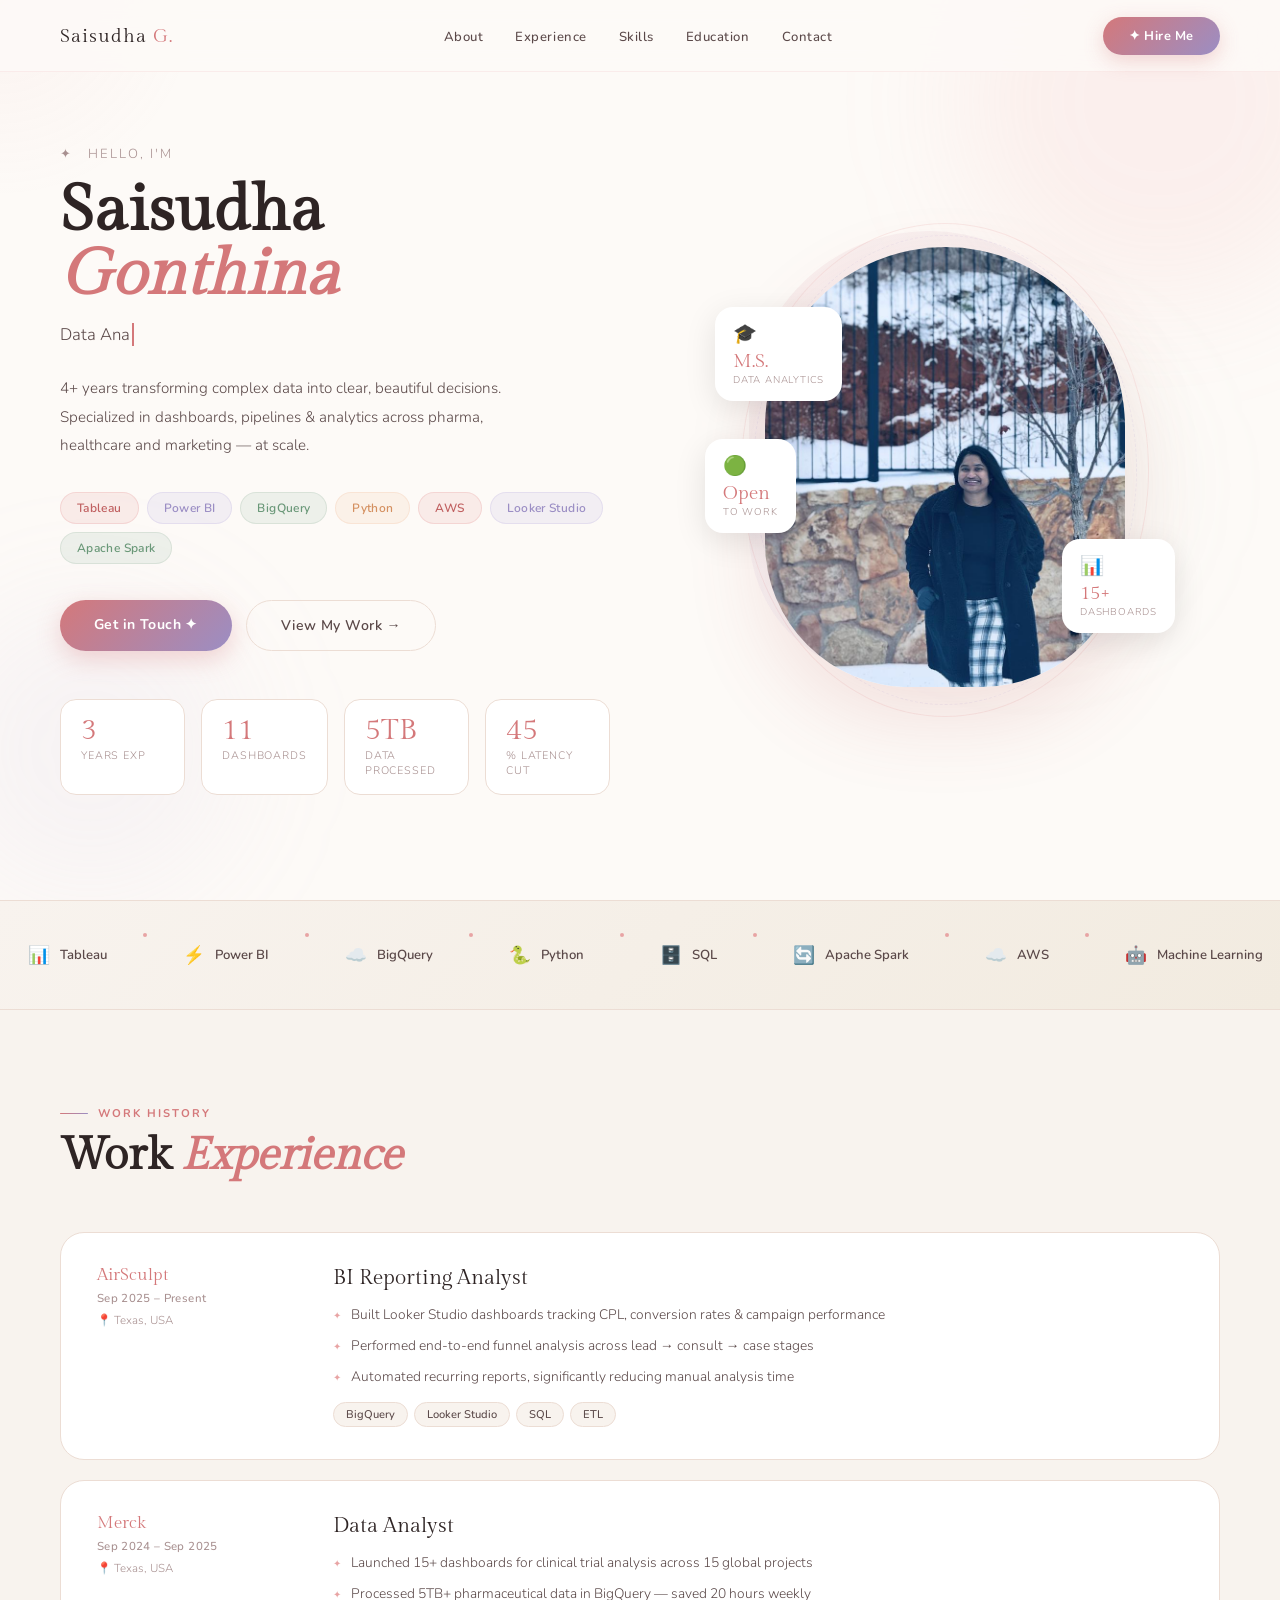
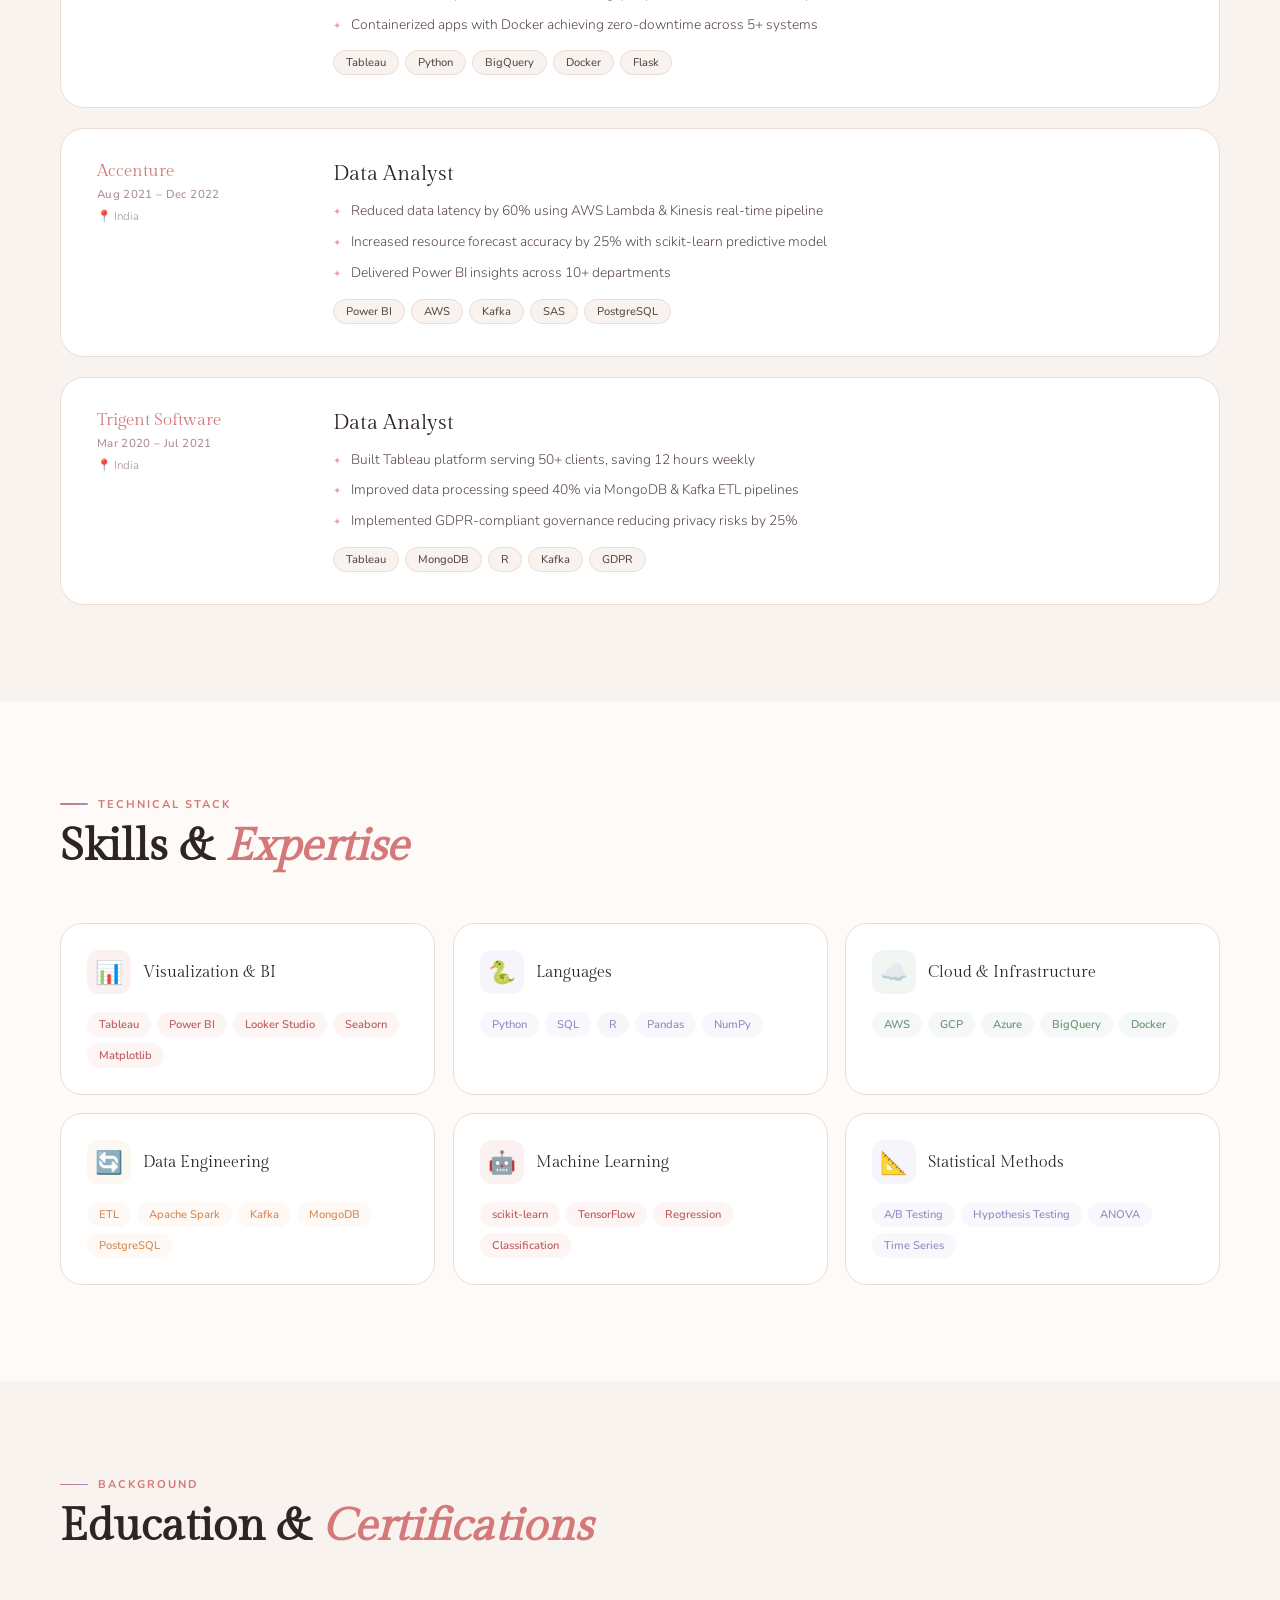
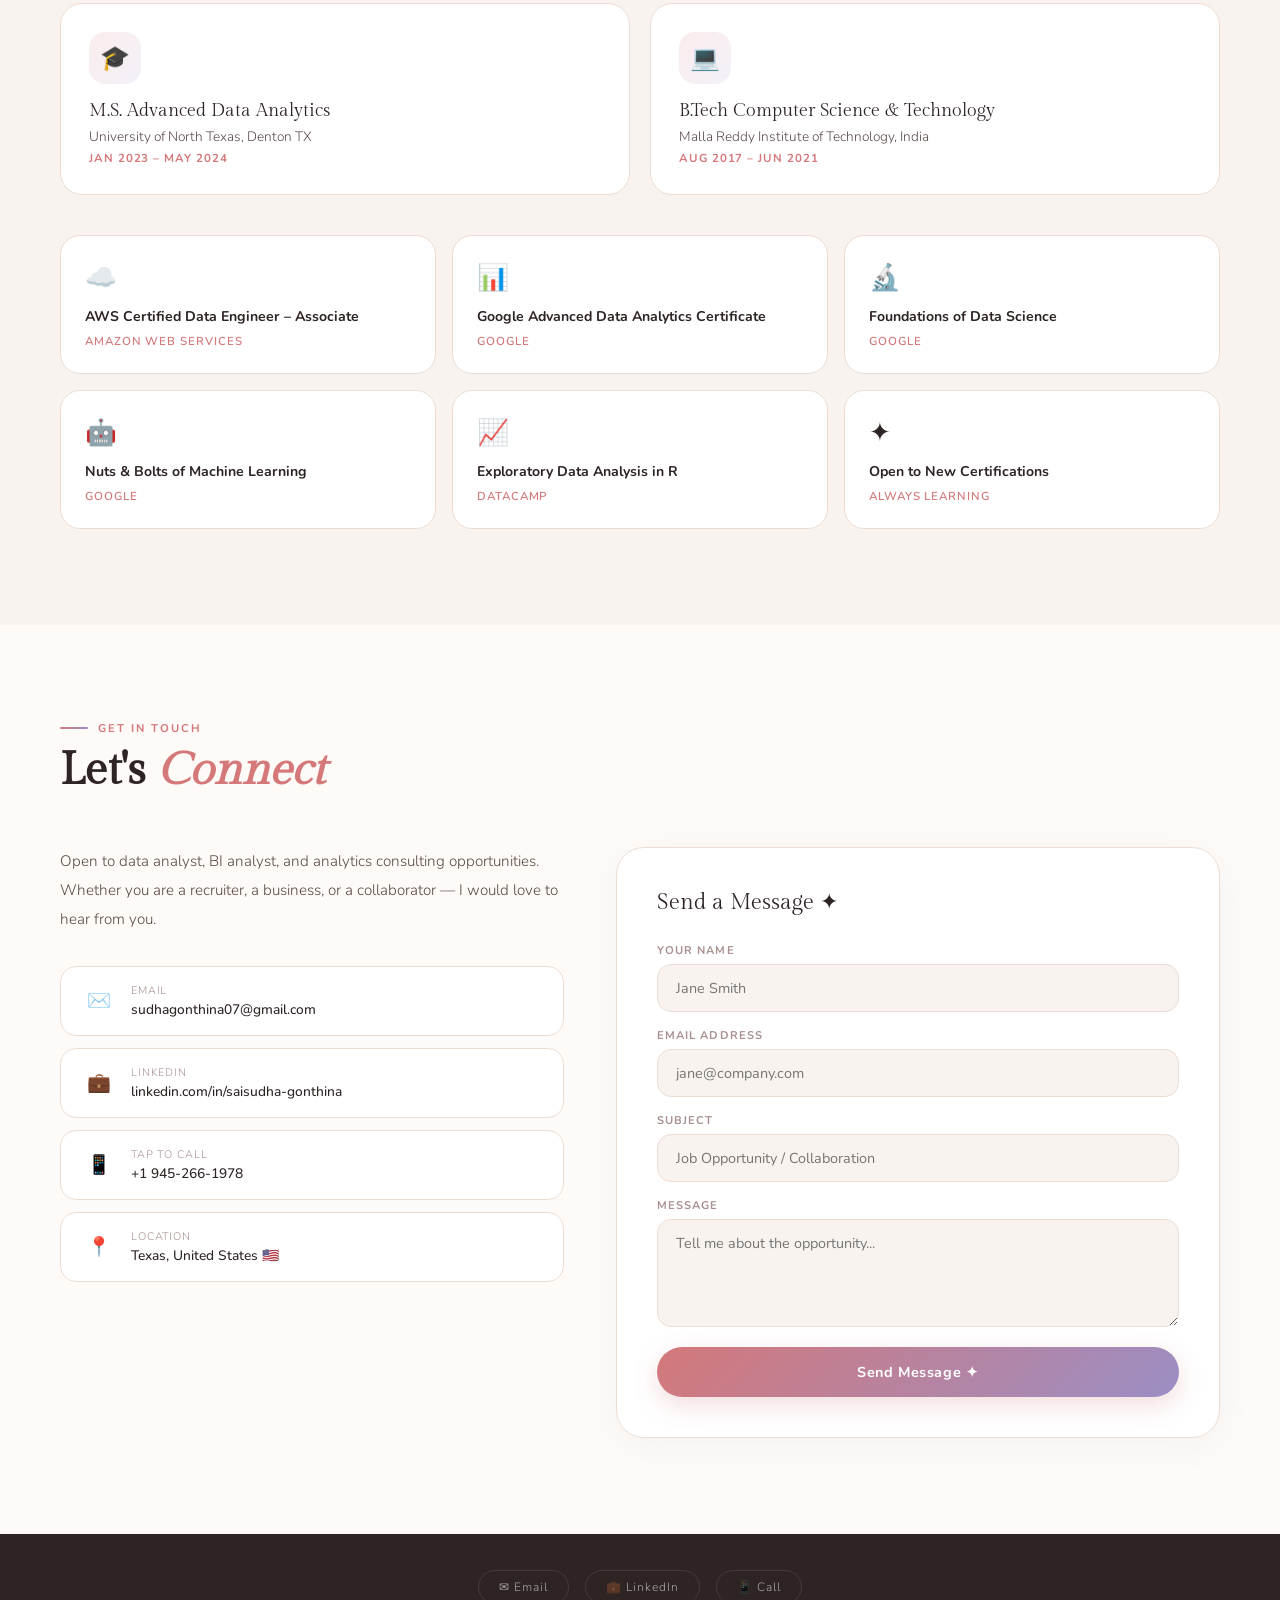
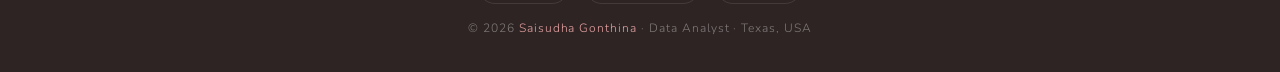
<file: index.html>
<!DOCTYPE html>
<html lang="en">
<head>
<meta charset="UTF-8">
<meta name="viewport" content="width=device-width, initial-scale=1.0">
<title>Saisudha Gonthina — Data Analyst</title>
<link href="https://fonts.googleapis.com/css2?family=Gilda+Display&family=Nunito:wght@300;400;500;600;700&display=swap" rel="stylesheet">
<link rel="stylesheet" href="style.css">
</head>
<body>

<div id="mouse-glow"></div>
<div id="progress"></div>

<!-- NAV -->
<nav id="nav">
  <div class="nav-logo">Saisudha <span>G.</span></div>
  <ul class="nav-links">
    <li><a href="#about">About</a></li>
    <li><a href="#experience">Experience</a></li>
    <li><a href="#skills">Skills</a></li>
    <li><a href="#education">Education</a></li>
    <li><a href="#contact">Contact</a></li>
  </ul>
  <a href="#contact" class="nav-btn">✦ Hire Me</a>
</nav>

<!-- HERO -->
<section class="hero" id="about">
  <div class="blob blob-1"></div>
  <div class="blob blob-2"></div>
  <div class="blob blob-3"></div>
  <div class="hero-left">
    <div class="hero-greeting">✦ &nbsp; Hello, I'm</div>
    <h1 class="hero-name">
      <span class="line1">Saisudha</span>
      <span class="line2">Gonthina</span>
    </h1>
    <div class="typewriter-wrap">
      <span id="typewriter" class="typewriter"></span>
    </div>
    <p class="hero-desc">4+ years transforming complex data into clear, beautiful decisions. Specialized in dashboards, pipelines & analytics across pharma, healthcare and marketing — at scale.</p>
    <div class="hero-pills">
      <span class="pill pill-rose">Tableau</span>
      <span class="pill pill-lav">Power BI</span>
      <span class="pill pill-sage">BigQuery</span>
      <span class="pill pill-peach">Python</span>
      <span class="pill pill-rose">AWS</span>
      <span class="pill pill-lav">Looker Studio</span>
      <span class="pill pill-sage">Apache Spark</span>
    </div>
    <div class="hero-btns">
      <a href="#contact" class="btn-main">Get in Touch ✦</a>
      <a href="#experience" class="btn-out">View My Work →</a>
    </div>
    <div class="hero-stat-row">
      <div class="hero-stat-card"><div class="hsn counter" data-target="4">0</div><div class="hsl">Years Exp</div></div>
      <div class="hero-stat-card"><div class="hsn counter" data-target="15">0</div><div class="hsl">Dashboards</div></div>
      <div class="hero-stat-card"><div class="hsn">5TB</div><div class="hsl">Data Processed</div></div>
      <div class="hero-stat-card"><div class="hsn counter" data-target="60">0</div><div class="hsl">% Latency Cut</div></div>
    </div>
  </div>
  <div class="hero-right">
    <div class="photo-scene">
      <div class="photo-ring"></div>
      <div class="photo-ring-2"></div>
      <div class="photo-bg"></div>
      <img src="photo.jpg" class="photo-img" alt="Saisudha Gonthina"/>
      <div class="float-badge fb1">
        <div class="fb-icon">📊</div>
        <div class="fb-val">15+</div>
        <div class="fb-lbl">Dashboards</div>
      </div>
      <div class="float-badge fb2">
        <div class="fb-icon">🎓</div>
        <div class="fb-val">M.S.</div>
        <div class="fb-lbl">Data Analytics</div>
      </div>
      <div class="float-badge fb3">
        <div class="fb-icon">🟢</div>
        <div class="fb-val">Open</div>
        <div class="fb-lbl">To Work</div>
      </div>
    </div>
  </div>
</section>

<!-- MARQUEE -->
<div class="marquee-section">
  <div class="marquee-track" id="marquee">
    <div class="marquee-item"><span>📊</span> Tableau</div><div class="marquee-dot"></div>
    <div class="marquee-item"><span>⚡</span> Power BI</div><div class="marquee-dot"></div>
    <div class="marquee-item"><span>☁️</span> BigQuery</div><div class="marquee-dot"></div>
    <div class="marquee-item"><span>🐍</span> Python</div><div class="marquee-dot"></div>
    <div class="marquee-item"><span>🗄️</span> SQL</div><div class="marquee-dot"></div>
    <div class="marquee-item"><span>🔄</span> Apache Spark</div><div class="marquee-dot"></div>
    <div class="marquee-item"><span>☁️</span> AWS</div><div class="marquee-dot"></div>
    <div class="marquee-item"><span>🤖</span> Machine Learning</div><div class="marquee-dot"></div>
    <div class="marquee-item"><span>📈</span> Looker Studio</div><div class="marquee-dot"></div>
    <div class="marquee-item"><span>🐳</span> Docker</div><div class="marquee-dot"></div>
    <div class="marquee-item"><span>📊</span> Tableau</div><div class="marquee-dot"></div>
    <div class="marquee-item"><span>⚡</span> Power BI</div><div class="marquee-dot"></div>
    <div class="marquee-item"><span>☁️</span> BigQuery</div><div class="marquee-dot"></div>
    <div class="marquee-item"><span>🐍</span> Python</div><div class="marquee-dot"></div>
    <div class="marquee-item"><span>🗄️</span> SQL</div><div class="marquee-dot"></div>
    <div class="marquee-item"><span>🔄</span> Apache Spark</div><div class="marquee-dot"></div>
    <div class="marquee-item"><span>☁️</span> AWS</div><div class="marquee-dot"></div>
    <div class="marquee-item"><span>🤖</span> Machine Learning</div><div class="marquee-dot"></div>
    <div class="marquee-item"><span>📈</span> Looker Studio</div><div class="marquee-dot"></div>
    <div class="marquee-item"><span>🐳</span> Docker</div><div class="marquee-dot"></div>
  </div>
</div>

<!-- EXPERIENCE -->
<section class="section section-alt reveal" id="experience">
  <div class="sec-eyebrow">Work History</div>
  <h2 class="sec-title">Work <em>Experience</em></h2>
  <div class="exp-list">
    <div class="exp-card reveal d1">
      <div class="exp-card-shine"></div>
      <div><div class="exp-co">AirSculpt</div><div class="exp-period">Sep 2025 – Present</div><div class="exp-loc">📍 Texas, USA</div></div>
      <div><div class="exp-role">BI Reporting Analyst</div>
        <ul class="exp-pts">
          <li>Built Looker Studio dashboards tracking CPL, conversion rates & campaign performance</li>
          <li>Performed end-to-end funnel analysis across lead → consult → case stages</li>
          <li>Automated recurring reports, significantly reducing manual analysis time</li>
        </ul>
        <div class="exp-tags"><span class="exp-tag">BigQuery</span><span class="exp-tag">Looker Studio</span><span class="exp-tag">SQL</span><span class="exp-tag">ETL</span></div>
      </div>
    </div>
    <div class="exp-card reveal d2">
      <div class="exp-card-shine"></div>
      <div><div class="exp-co">Merck</div><div class="exp-period">Sep 2024 – Sep 2025</div><div class="exp-loc">📍 Texas, USA</div></div>
      <div><div class="exp-role">Data Analyst</div>
        <ul class="exp-pts">
          <li>Launched 15+ dashboards for clinical trial analysis across 15 global projects</li>
          <li>Processed 5TB+ pharmaceutical data in BigQuery — saved 20 hours weekly</li>
          <li>Containerized apps with Docker achieving zero-downtime across 5+ systems</li>
        </ul>
        <div class="exp-tags"><span class="exp-tag">Tableau</span><span class="exp-tag">Python</span><span class="exp-tag">BigQuery</span><span class="exp-tag">Docker</span><span class="exp-tag">Flask</span></div>
      </div>
    </div>
    <div class="exp-card reveal d1">
      <div class="exp-card-shine"></div>
      <div><div class="exp-co">Accenture</div><div class="exp-period">Aug 2021 – Dec 2022</div><div class="exp-loc">📍 India</div></div>
      <div><div class="exp-role">Data Analyst</div>
        <ul class="exp-pts">
          <li>Reduced data latency by 60% using AWS Lambda & Kinesis real-time pipeline</li>
          <li>Increased resource forecast accuracy by 25% with scikit-learn predictive model</li>
          <li>Delivered Power BI insights across 10+ departments</li>
        </ul>
        <div class="exp-tags"><span class="exp-tag">Power BI</span><span class="exp-tag">AWS</span><span class="exp-tag">Kafka</span><span class="exp-tag">SAS</span><span class="exp-tag">PostgreSQL</span></div>
      </div>
    </div>
    <div class="exp-card reveal d2">
      <div class="exp-card-shine"></div>
      <div><div class="exp-co">Trigent Software</div><div class="exp-period">Mar 2020 – Jul 2021</div><div class="exp-loc">📍 India</div></div>
      <div><div class="exp-role">Data Analyst</div>
        <ul class="exp-pts">
          <li>Built Tableau platform serving 50+ clients, saving 12 hours weekly</li>
          <li>Improved data processing speed 40% via MongoDB & Kafka ETL pipelines</li>
          <li>Implemented GDPR-compliant governance reducing privacy risks by 25%</li>
        </ul>
        <div class="exp-tags"><span class="exp-tag">Tableau</span><span class="exp-tag">MongoDB</span><span class="exp-tag">R</span><span class="exp-tag">Kafka</span><span class="exp-tag">GDPR</span></div>
      </div>
    </div>
  </div>
</section>

<!-- SKILLS -->
<section class="section reveal" id="skills">
  <div class="sec-eyebrow">Technical Stack</div>
  <h2 class="sec-title">Skills & <em>Expertise</em></h2>
  <div class="skills-grid">
    <div class="skill-card tilt reveal d1"><div class="sc-header"><div class="sc-icon-wrap sc-icon-rose">📊</div><div class="sc-name">Visualization & BI</div></div><div class="sc-tags"><span class="sct sct-rose">Tableau</span><span class="sct sct-rose">Power BI</span><span class="sct sct-rose">Looker Studio</span><span class="sct sct-rose">Seaborn</span><span class="sct sct-rose">Matplotlib</span></div></div>
    <div class="skill-card tilt reveal d2"><div class="sc-header"><div class="sc-icon-wrap sc-icon-lav">🐍</div><div class="sc-name">Languages</div></div><div class="sc-tags"><span class="sct sct-lav">Python</span><span class="sct sct-lav">SQL</span><span class="sct sct-lav">R</span><span class="sct sct-lav">Pandas</span><span class="sct sct-lav">NumPy</span></div></div>
    <div class="skill-card tilt reveal d3"><div class="sc-header"><div class="sc-icon-wrap sc-icon-sage">☁️</div><div class="sc-name">Cloud & Infrastructure</div></div><div class="sc-tags"><span class="sct sct-sage">AWS</span><span class="sct sct-sage">GCP</span><span class="sct sct-sage">Azure</span><span class="sct sct-sage">BigQuery</span><span class="sct sct-sage">Docker</span></div></div>
    <div class="skill-card tilt reveal d1"><div class="sc-header"><div class="sc-icon-wrap sc-icon-peach">🔄</div><div class="sc-name">Data Engineering</div></div><div class="sc-tags"><span class="sct sct-peach">ETL</span><span class="sct sct-peach">Apache Spark</span><span class="sct sct-peach">Kafka</span><span class="sct sct-peach">MongoDB</span><span class="sct sct-peach">PostgreSQL</span></div></div>
    <div class="skill-card tilt reveal d2"><div class="sc-header"><div class="sc-icon-wrap sc-icon-rose">🤖</div><div class="sc-name">Machine Learning</div></div><div class="sc-tags"><span class="sct sct-rose">scikit-learn</span><span class="sct sct-rose">TensorFlow</span><span class="sct sct-rose">Regression</span><span class="sct sct-rose">Classification</span></div></div>
    <div class="skill-card tilt reveal d3"><div class="sc-header"><div class="sc-icon-wrap sc-icon-lav">📐</div><div class="sc-name">Statistical Methods</div></div><div class="sc-tags"><span class="sct sct-lav">A/B Testing</span><span class="sct sct-lav">Hypothesis Testing</span><span class="sct sct-lav">ANOVA</span><span class="sct sct-lav">Time Series</span></div></div>
  </div>
</section>

<!-- EDUCATION & CERTS -->
<section class="section section-alt reveal" id="education">
  <div class="sec-eyebrow">Background</div>
  <h2 class="sec-title">Education & <em>Certifications</em></h2>
  <div class="edu-row">
    <div class="edu-card reveal d1"><div class="edu-icon-wrap">🎓</div><div class="edu-deg">M.S. Advanced Data Analytics</div><div class="edu-school">University of North Texas, Denton TX</div><div class="edu-yr">Jan 2023 – May 2024</div></div>
    <div class="edu-card reveal d2"><div class="edu-icon-wrap">💻</div><div class="edu-deg">B.Tech Computer Science & Technology</div><div class="edu-school">Malla Reddy Institute of Technology, India</div><div class="edu-yr">Aug 2017 – Jun 2021</div></div>
  </div>
  <div class="cert-grid">
    <div class="cert-card reveal d1"><div class="cert-emoji">☁️</div><div class="cert-name">AWS Certified Data Engineer – Associate</div><div class="cert-by">Amazon Web Services</div></div>
    <div class="cert-card reveal d2"><div class="cert-emoji">📊</div><div class="cert-name">Google Advanced Data Analytics Certificate</div><div class="cert-by">Google</div></div>
    <div class="cert-card reveal d3"><div class="cert-emoji">🔬</div><div class="cert-name">Foundations of Data Science</div><div class="cert-by">Google</div></div>
    <div class="cert-card reveal d1"><div class="cert-emoji">🤖</div><div class="cert-name">Nuts & Bolts of Machine Learning</div><div class="cert-by">Google</div></div>
    <div class="cert-card reveal d2"><div class="cert-emoji">📈</div><div class="cert-name">Exploratory Data Analysis in R</div><div class="cert-by">DataCamp</div></div>
    <div class="cert-card reveal d3"><div class="cert-emoji">✦</div><div class="cert-name">Open to New Certifications</div><div class="cert-by">Always Learning</div></div>
  </div>
</section>

<!-- CONTACT -->
<section class="section reveal" id="contact">
  <div class="sec-eyebrow">Get In Touch</div>
  <h2 class="sec-title">Let's <em>Connect</em></h2>
  <div class="contact-wrap">
    <div class="contact-left">
      <p class="contact-blurb">Open to data analyst, BI analyst, and analytics consulting opportunities. Whether you are a recruiter, a business, or a collaborator — I would love to hear from you.</p>
      <div class="contact-items">
        <a href="mailto:sudhagonthina07@gmail.com" class="ci"><span class="ci-icon">✉️</span><div><div class="ci-lbl">Email</div><div class="ci-val">sudhagonthina07@gmail.com</div></div></a>
        <a href="https://www.linkedin.com/in/saisudha-gonthina-11a13618b/" target="_blank" class="ci"><span class="ci-icon">💼</span><div><div class="ci-lbl">LinkedIn</div><div class="ci-val">linkedin.com/in/saisudha-gonthina</div></div></a>
        <a href="tel:+19452661978" class="ci" style="text-decoration:none;"><span class="ci-icon">📱</span><div><div class="ci-lbl">Tap to Call</div><div class="ci-val">+1 945-266-1978</div></div></a>
        <div class="ci"><span class="ci-icon">📍</span><div><div class="ci-lbl">Location</div><div class="ci-val">Texas, United States 🇺🇸</div></div></div>
      </div>
    </div>
    <div class="contact-form">
      <div class="form-title">Send a Message ✦</div>
      <form id="contactForm" action="https://formspree.io/f/xojrzekg" method="POST" onsubmit="handleSubmit(event)">
        <div class="fg"><label>Your Name</label><input name="name" placeholder="Jane Smith" type="text" required/></div>
        <div class="fg"><label>Email Address</label><input name="email" placeholder="jane@company.com" type="email" required/></div>
        <div class="fg"><label>Subject</label><input name="subject" placeholder="Job Opportunity / Collaboration" type="text"/></div>
        <div class="fg"><label>Message</label><textarea name="message" rows="4" placeholder="Tell me about the opportunity..." required></textarea></div>
        <button class="form-btn" type="submit" id="submitBtn">Send Message ✦</button>
        <div class="form-ok" id="fOK" style="display:none">✓ Message sent! Saisudha will get back to you soon.</div>
        <div id="fErr" style="display:none;margin-top:14px;padding:14px;background:rgba(232,100,100,0.1);border:1px solid rgba(232,100,100,0.3);border-radius:12px;color:#c06060;font-size:0.84rem;text-align:center;">Something went wrong. Please try again or email directly.</div>
      </form>
    </div>
  </div>
</section>

<footer>
  <div class="ft-socials">
    <a href="mailto:sudhagonthina07@gmail.com" class="ft-social">✉ Email</a>
    <a href="https://www.linkedin.com/in/saisudha-gonthina-11a13618b/" class="ft-social" target="_blank">💼 LinkedIn</a>
    <a href="tel:+19452661978" class="ft-social">📱 Call</a>
  </div>
  © 2026 <span class="ft-rose">Saisudha Gonthina</span> · Data Analyst · Texas, USA
</footer>

<script src="script.js"></script>
</body>
</html>
</file>
<file: style.css>
*{margin:0;padding:0;box-sizing:border-box;}
:root{
  --bg:#fdfaf7;--bg2:#f8f3ee;--bg3:#f2ebe0;
  --rose:#e8a4a4;--rose2:#d4787a;--rose3:#c06060;
  --lavender:#c4b8e0;--lav2:#9b8ec4;
  --sage:#a8c4b0;--sage2:#6a9878;
  --peach:#f0c8a8;--peach2:#d49060;
  --text:#2e2424;--text2:#5a4848;--muted:#a89090;
  --line:#ecddd4;--white:#ffffff;
  --shadow:rgba(180,100,100,0.12);
}
html{scroll-behavior:smooth;}
body{background:var(--bg);color:var(--text);font-family:'Nunito',sans-serif;font-weight:300;overflow-x:hidden;}

/* PROGRESS */
#progress{position:fixed;top:0;left:0;height:3px;background:linear-gradient(90deg,var(--rose2),var(--lav2),var(--sage2),var(--rose2));background-size:200%;z-index:9999;width:0%;animation:gradShift 3s linear infinite;}

/* MOUSE GLOW */
#mouse-glow{position:fixed;width:400px;height:400px;border-radius:50%;pointer-events:none;z-index:0;transform:translate(-50%,-50%);background:radial-gradient(circle,rgba(232,164,164,0.08),transparent 70%);transition:left 0.3s ease,top 0.3s ease;}

/* NAV */
nav{position:fixed;top:0;left:0;right:0;z-index:500;padding:0 60px;height:72px;display:flex;align-items:center;justify-content:space-between;background:rgba(253,250,247,0.88);backdrop-filter:blur(24px);border-bottom:1px solid rgba(232,164,164,0.15);transition:box-shadow 0.3s;}
nav.scrolled{box-shadow:0 4px 30px rgba(180,100,100,0.08);}
.nav-logo{font-family:'Gilda Display',serif;font-size:1.2rem;color:var(--text);letter-spacing:0.05em;}
.nav-logo span{color:var(--rose2);}
.nav-links{display:flex;gap:32px;list-style:none;}
.nav-links a{font-size:0.82rem;color:var(--text2);text-decoration:none;font-weight:500;letter-spacing:0.04em;transition:color 0.2s;position:relative;padding-bottom:4px;}
.nav-links a::after{content:'';position:absolute;bottom:0;left:50%;width:0;height:1.5px;background:linear-gradient(90deg,var(--rose2),var(--lav2));border-radius:1px;transition:all 0.3s;transform:translateX(-50%);}
.nav-links a:hover{color:var(--rose2);}
.nav-links a:hover::after{width:100%;}
.nav-btn{padding:10px 26px;background:linear-gradient(135deg,var(--rose2),var(--lav2));color:#fff;border-radius:50px;font-size:0.8rem;font-weight:700;text-decoration:none;transition:all 0.3s;box-shadow:0 6px 20px rgba(212,120,122,0.3);letter-spacing:0.04em;}
.nav-btn:hover{transform:translateY(-2px);box-shadow:0 10px 28px rgba(212,120,122,0.4);}

/* FLOATING BLOBS */
.blob{position:absolute;border-radius:50%;filter:blur(60px);pointer-events:none;animation:blobFloat 8s ease-in-out infinite;}
.blob-1{width:400px;height:400px;background:rgba(232,164,164,0.12);top:-100px;right:-80px;animation-delay:0s;}
.blob-2{width:300px;height:300px;background:rgba(196,184,224,0.1);bottom:0;left:-60px;animation-delay:2s;}
.blob-3{width:250px;height:250px;background:rgba(168,196,176,0.1);top:40%;right:10%;animation-delay:4s;}

/* HERO */
.hero{min-height:100vh;display:grid;grid-template-columns:1fr 1fr;align-items:center;padding:100px 60px 60px;gap:60px;position:relative;overflow:hidden;}
.hero-left{position:relative;z-index:2;}

.hero-greeting{font-size:0.82rem;color:var(--muted);letter-spacing:0.15em;text-transform:uppercase;margin-bottom:16px;opacity:0;animation:fadeUp 0.6s 0.2s ease forwards;}
.hero-name{font-family:'Gilda Display',serif;font-size:clamp(3rem,5vw,4.5rem);line-height:1;margin-bottom:16px;opacity:0;animation:fadeUp 0.6s 0.4s ease forwards;}
.hero-name .line1{display:block;color:var(--text);}
.hero-name .line2{display:block;color:var(--rose2);font-style:italic;}

.typewriter-wrap{font-size:1.05rem;color:var(--text2);margin-bottom:24px;min-height:1.6em;opacity:0;animation:fadeUp 0.6s 0.6s ease forwards;}
.typewriter{border-right:2px solid var(--rose2);padding-right:2px;animation:blink 0.8s step-end infinite;}

.hero-desc{font-size:0.95rem;line-height:1.9;color:var(--text2);max-width:460px;margin-bottom:32px;opacity:0;animation:fadeUp 0.6s 0.8s ease forwards;}

.hero-pills{display:flex;gap:8px;flex-wrap:wrap;margin-bottom:36px;opacity:0;animation:fadeUp 0.6s 1s ease forwards;}
.pill{padding:7px 16px;border-radius:50px;font-size:0.75rem;font-weight:600;letter-spacing:0.03em;transition:transform 0.2s,box-shadow 0.2s;}
.pill:hover{transform:translateY(-2px);}
.pill-rose{background:rgba(232,164,164,0.18);color:var(--rose3);border:1px solid rgba(232,164,164,0.3);}
.pill-lav{background:rgba(196,184,224,0.18);color:var(--lav2);border:1px solid rgba(196,184,224,0.3);}
.pill-sage{background:rgba(168,196,176,0.18);color:var(--sage2);border:1px solid rgba(168,196,176,0.3);}
.pill-peach{background:rgba(240,200,168,0.18);color:var(--peach2);border:1px solid rgba(240,200,168,0.3);}

.hero-btns{display:flex;gap:14px;flex-wrap:wrap;margin-bottom:48px;opacity:0;animation:fadeUp 0.6s 1.1s ease forwards;}
.btn-main{padding:15px 34px;background:linear-gradient(135deg,var(--rose2),var(--lav2));color:#fff;border-radius:50px;font-size:0.88rem;font-weight:700;text-decoration:none;transition:all 0.3s;box-shadow:0 8px 24px rgba(212,120,122,0.3);letter-spacing:0.03em;}
.btn-main:hover{transform:translateY(-3px);box-shadow:0 14px 36px rgba(212,120,122,0.4);}
.btn-out{padding:15px 34px;border:1.5px solid var(--line);color:var(--text2);border-radius:50px;font-size:0.88rem;font-weight:600;text-decoration:none;transition:all 0.3s;letter-spacing:0.03em;}
.btn-out:hover{border-color:var(--rose2);color:var(--rose2);transform:translateY(-3px);box-shadow:0 8px 20px rgba(212,120,122,0.1);}

/* STAT CARDS */
.hero-stat-row{display:flex;gap:16px;opacity:0;animation:fadeUp 0.6s 1.2s ease forwards;}
.hero-stat-card{background:var(--white);border:1px solid var(--line);border-radius:16px;padding:16px 20px;flex:1;transition:all 0.3s;cursor:default;}
.hero-stat-card:hover{transform:translateY(-4px);box-shadow:0 12px 32px var(--shadow);border-color:var(--rose);}
.hsn{font-family:'Gilda Display',serif;font-size:1.8rem;color:var(--rose2);line-height:1;}
.hsl{font-size:0.68rem;color:var(--muted);text-transform:uppercase;letter-spacing:0.08em;margin-top:3px;}

/* HERO RIGHT */
.hero-right{position:relative;z-index:2;display:flex;align-items:center;justify-content:center;}
.photo-scene{position:relative;width:360px;}
.photo-ring{position:absolute;top:-24px;left:-24px;right:-24px;bottom:-24px;border:1px solid rgba(232,164,164,0.2);border-radius:50%;animation:spinSlow 20s linear infinite;}
.photo-ring-2{position:absolute;top:-12px;left:-12px;right:-12px;bottom:-12px;border:1px dashed rgba(196,184,224,0.2);border-radius:50%;animation:spinSlow 15s linear infinite reverse;}
.photo-bg{position:absolute;top:-16px;left:-16px;right:16px;bottom:16px;background:linear-gradient(135deg,rgba(232,164,164,0.15),rgba(196,184,224,0.12),rgba(168,196,176,0.1));border-radius:200px 200px 160px 160px;}
.photo-img{width:100%;height:440px;object-fit:cover;object-position:center top;border-radius:200px 200px 160px 160px;position:relative;z-index:1;box-shadow:0 32px 80px rgba(180,80,80,0.15);}
.float-badge{position:absolute;z-index:3;background:var(--white);border-radius:18px;padding:14px 18px;box-shadow:0 8px 32px rgba(0,0,0,0.1);animation:badgeFloat 4s ease-in-out infinite;}
.fb1{bottom:60px;right:-50px;animation-delay:0s;}
.fb2{top:60px;left:-50px;animation-delay:1.5s;}
.fb3{bottom:160px;left:-60px;animation-delay:3s;}
.fb-icon{font-size:1.2rem;margin-bottom:5px;}
.fb-val{font-family:'Gilda Display',serif;font-size:1.2rem;color:var(--rose2);line-height:1;}
.fb-lbl{font-size:0.62rem;color:var(--muted);text-transform:uppercase;letter-spacing:0.08em;margin-top:2px;}

/* MARQUEE SKILLS */
.marquee-section{padding:32px 0;background:linear-gradient(135deg,var(--bg2),var(--bg3));border-top:1px solid var(--line);border-bottom:1px solid var(--line);overflow:hidden;}
.marquee-track{display:flex;gap:0;animation:marquee 25s linear infinite;width:max-content;}
.marquee-track:hover{animation-play-state:paused;}
.marquee-item{display:flex;align-items:center;gap:10px;padding:10px 28px;white-space:nowrap;font-size:0.82rem;font-weight:600;color:var(--text2);}
.marquee-item span{font-size:1.1rem;}
.marquee-dot{width:4px;height:4px;border-radius:50%;background:var(--rose);margin:0 8px;flex-shrink:0;}

/* SECTIONS */
.section{padding:96px 60px;position:relative;}
.section-alt{background:var(--bg2);}
.sec-eyebrow{font-size:0.7rem;text-transform:uppercase;letter-spacing:0.18em;color:var(--rose2);font-weight:700;margin-bottom:10px;display:flex;align-items:center;gap:10px;}
.sec-eyebrow::before{content:'';width:28px;height:1.5px;background:linear-gradient(90deg,var(--rose2),var(--lav2));border-radius:1px;}
.sec-title{font-family:'Gilda Display',serif;font-size:clamp(2rem,3.5vw,2.8rem);line-height:1.1;margin-bottom:52px;color:var(--text);}
.sec-title em{font-style:italic;color:var(--rose2);}

/* EXP CARDS */
.exp-list{display:flex;flex-direction:column;gap:20px;}
.exp-card{background:var(--white);border:1px solid var(--line);border-radius:24px;padding:32px 36px;display:grid;grid-template-columns:200px 1fr;gap:36px;transition:all 0.4s;position:relative;overflow:hidden;cursor:default;}
.exp-card-shine{position:absolute;top:0;left:-100%;width:60%;height:100%;background:linear-gradient(90deg,transparent,rgba(255,255,255,0.6),transparent);transition:left 0.5s ease;pointer-events:none;}
.exp-card:hover .exp-card-shine{left:150%;}
.exp-card::after{content:'';position:absolute;left:0;top:20%;bottom:20%;width:3px;background:linear-gradient(to bottom,var(--rose2),var(--lav2));border-radius:0 3px 3px 0;transform:scaleY(0);transition:transform 0.4s;transform-origin:center;}
.exp-card:hover{box-shadow:0 20px 60px var(--shadow);transform:translateY(-4px);border-color:rgba(232,164,164,0.3);}
.exp-card:hover::after{transform:scaleY(1);}
.exp-co{font-family:'Gilda Display',serif;font-size:1.05rem;color:var(--rose2);margin-bottom:5px;}
.exp-period{font-size:0.72rem;color:var(--muted);font-weight:500;margin-bottom:6px;letter-spacing:0.03em;}
.exp-loc{font-size:0.72rem;color:var(--muted);}
.exp-role{font-family:'Gilda Display',serif;font-size:1.3rem;margin-bottom:14px;color:var(--text);}
.exp-pts{list-style:none;display:flex;flex-direction:column;gap:8px;}
.exp-pts li{font-size:0.86rem;color:var(--text2);padding-left:18px;position:relative;line-height:1.65;}
.exp-pts li::before{content:'✦';position:absolute;left:0;color:var(--rose);font-size:0.6rem;top:4px;}
.exp-tags{display:flex;gap:6px;flex-wrap:wrap;margin-top:14px;}
.exp-tag{padding:4px 12px;background:var(--bg2);border-radius:50px;font-size:0.7rem;color:var(--text2);font-weight:500;border:1px solid var(--line);}

/* SKILL CARDS - TILT */
.skills-grid{display:grid;grid-template-columns:repeat(3,1fr);gap:18px;}
.skill-card{background:var(--white);border:1px solid var(--line);border-radius:22px;padding:26px;transition:box-shadow 0.3s,border-color 0.3s;cursor:default;transform-style:preserve-3d;will-change:transform;}
.skill-card:hover{box-shadow:0 16px 48px var(--shadow);border-color:rgba(232,164,164,0.3);}
.sc-header{display:flex;align-items:center;gap:12px;margin-bottom:18px;}
.sc-icon-wrap{width:44px;height:44px;border-radius:12px;display:flex;align-items:center;justify-content:center;font-size:1.4rem;flex-shrink:0;}
.sc-icon-rose{background:rgba(232,164,164,0.15);}
.sc-icon-lav{background:rgba(196,184,224,0.15);}
.sc-icon-sage{background:rgba(168,196,176,0.15);}
.sc-icon-peach{background:rgba(240,200,168,0.15);}
.sc-name{font-family:'Gilda Display',serif;font-size:1rem;color:var(--text);}
.sc-tags{display:flex;gap:6px;flex-wrap:wrap;}
.sct{padding:5px 12px;border-radius:50px;font-size:0.7rem;font-weight:600;}
.sct-rose{background:rgba(232,164,164,0.12);color:var(--rose3);}
.sct-lav{background:rgba(196,184,224,0.12);color:var(--lav2);}
.sct-sage{background:rgba(168,196,176,0.12);color:var(--sage2);}
.sct-peach{background:rgba(240,200,168,0.12);color:var(--peach2);}

/* CERTS */
.cert-grid{display:grid;grid-template-columns:repeat(3,1fr);gap:16px;}
.cert-card{background:var(--white);border:1px solid var(--line);border-radius:20px;padding:24px;transition:all 0.3s;cursor:default;position:relative;overflow:hidden;}
.cert-card::before{content:'';position:absolute;top:0;left:0;right:0;height:3px;background:linear-gradient(90deg,var(--rose2),var(--lav2));transform:scaleX(0);transform-origin:left;transition:transform 0.3s;}
.cert-card:hover{box-shadow:0 12px 36px var(--shadow);transform:translateY(-4px);border-color:rgba(232,164,164,0.25);}
.cert-card:hover::before{transform:scaleX(1);}
.cert-emoji{font-size:1.6rem;margin-bottom:12px;}
.cert-name{font-size:0.88rem;font-weight:700;color:var(--text);margin-bottom:6px;line-height:1.4;}
.cert-by{font-size:0.72rem;color:var(--rose2);font-weight:600;text-transform:uppercase;letter-spacing:0.08em;}

/* EDU */
.edu-row{display:grid;grid-template-columns:1fr 1fr;gap:20px;margin-bottom:40px;}
.edu-card{background:var(--white);border:1px solid var(--line);border-radius:22px;padding:28px;transition:all 0.3s;cursor:default;}
.edu-card:hover{box-shadow:0 12px 36px var(--shadow);transform:translateY(-4px);}
.edu-icon-wrap{width:52px;height:52px;border-radius:16px;background:linear-gradient(135deg,rgba(232,164,164,0.2),rgba(196,184,224,0.2));display:flex;align-items:center;justify-content:center;font-size:1.5rem;margin-bottom:16px;}
.edu-deg{font-family:'Gilda Display',serif;font-size:1.1rem;margin-bottom:6px;color:var(--text);}
.edu-school{font-size:0.85rem;color:var(--text2);margin-bottom:4px;}
.edu-yr{font-size:0.72rem;color:var(--rose2);font-weight:700;text-transform:uppercase;letter-spacing:0.08em;}

/* CONTACT */
.contact-wrap{display:grid;grid-template-columns:1fr 1.2fr;gap:52px;align-items:start;}
.contact-left{}
.contact-blurb{font-size:0.95rem;color:var(--text2);line-height:1.9;margin-bottom:32px;}
.contact-items{display:flex;flex-direction:column;gap:12px;}
.ci{display:flex;align-items:center;gap:14px;padding:16px 20px;background:var(--white);border:1px solid var(--line);border-radius:16px;text-decoration:none;transition:all 0.3s;}
.ci:hover{border-color:var(--rose);box-shadow:0 8px 24px var(--shadow);transform:translateX(6px);}
.ci-icon{font-size:1.2rem;width:36px;text-align:center;flex-shrink:0;}
.ci-lbl{font-size:0.68rem;color:var(--muted);text-transform:uppercase;letter-spacing:0.08em;}
.ci-val{font-size:0.86rem;color:var(--text);font-weight:500;margin-top:2px;}

/* FORM */
.contact-form{background:var(--white);border:1px solid var(--line);border-radius:28px;padding:40px;box-shadow:0 8px 40px rgba(0,0,0,0.04);}
.form-title{font-family:'Gilda Display',serif;font-size:1.4rem;margin-bottom:28px;color:var(--text);}
.fg{display:flex;flex-direction:column;gap:6px;margin-bottom:16px;}
.fg label{font-size:0.7rem;text-transform:uppercase;letter-spacing:0.1em;color:var(--muted);font-weight:700;}
.fg input,.fg textarea{background:var(--bg2);border:1.5px solid var(--line);border-radius:14px;padding:13px 18px;color:var(--text);font-family:'Nunito',sans-serif;font-size:0.9rem;outline:none;transition:all 0.25s;width:100%;}
.fg input:focus,.fg textarea:focus{border-color:var(--rose2);background:var(--white);box-shadow:0 0 0 4px rgba(212,120,122,0.08);}
.fg textarea{resize:vertical;}
.form-btn{width:100%;padding:15px;background:linear-gradient(135deg,var(--rose2),var(--lav2));color:#fff;border:none;border-radius:50px;font-family:'Nunito',sans-serif;font-size:0.9rem;font-weight:700;cursor:pointer;transition:all 0.3s;letter-spacing:0.04em;margin-top:4px;box-shadow:0 8px 24px rgba(212,120,122,0.25);}
.form-btn:hover{transform:translateY(-2px);box-shadow:0 14px 36px rgba(212,120,122,0.4);}
.form-ok{display:none;margin-top:14px;padding:14px;background:rgba(168,196,176,0.15);border:1px solid rgba(168,196,176,0.4);border-radius:12px;color:var(--sage2);font-size:0.84rem;text-align:center;font-weight:600;}

/* FOOTER */
footer{background:var(--text);color:rgba(255,255,255,0.4);text-align:center;padding:36px;font-size:0.75rem;letter-spacing:0.08em;}
footer .ft-rose{color:var(--rose);}
.ft-socials{display:flex;justify-content:center;gap:16px;margin-bottom:16px;}
.ft-social{padding:8px 20px;border:1px solid rgba(255,255,255,0.1);border-radius:50px;color:rgba(255,255,255,0.6);text-decoration:none;font-size:0.75rem;transition:all 0.2s;}
.ft-social:hover{border-color:var(--rose);color:var(--rose);}

/* REVEAL */
.reveal{opacity:0;transform:translateY(28px);transition:opacity 0.7s ease,transform 0.7s ease;}
.reveal.visible{opacity:1;transform:translateY(0);}
.reveal-l{opacity:0;transform:translateX(-28px);transition:opacity 0.7s ease,transform 0.7s ease;}
.reveal-l.visible{opacity:1;transform:translateX(0);}
.d1{transition-delay:0.1s;}.d2{transition-delay:0.2s;}.d3{transition-delay:0.3s;}.d4{transition-delay:0.4s;}

/* ANIMATIONS */
@keyframes fadeUp{from{opacity:0;transform:translateY(20px);}to{opacity:1;transform:translateY(0);}}
@keyframes blink{0%,100%{border-color:var(--rose2);}50%{border-color:transparent;}}
@keyframes blobFloat{0%,100%{transform:translate(0,0) scale(1);}33%{transform:translate(20px,-20px) scale(1.05);}66%{transform:translate(-10px,15px) scale(0.97);}}
@keyframes spinSlow{to{transform:rotate(360deg);}}
@keyframes badgeFloat{0%,100%{transform:translateY(0);}50%{transform:translateY(-10px);}}
@keyframes marquee{from{transform:translateX(0);}to{transform:translateX(-50%)}}
@keyframes gradShift{0%{background-position:0%;}100%{background-position:200%;}}
@keyframes pulse{0%,100%{opacity:1;transform:scale(1);}50%{opacity:0.5;transform:scale(1.4);}}

@media(max-width:900px){
  nav{padding:0 20px;}.nav-links{display:none;}
  .hero{grid-template-columns:1fr;padding:100px 24px 60px;gap:40px;}
  .hero-right{order:-1;}.photo-scene{width:260px;}.photo-img{height:320px;}
  .float-badge{display:none;}.hero-stat-row{flex-wrap:wrap;}
  .section{padding:60px 24px;}.exp-card{grid-template-columns:1fr;gap:16px;}
  .skills-grid{grid-template-columns:1fr 1fr;}.cert-grid{grid-template-columns:1fr 1fr;}
  .edu-row{grid-template-columns:1fr;}.contact-wrap{grid-template-columns:1fr;}
}
</file>
